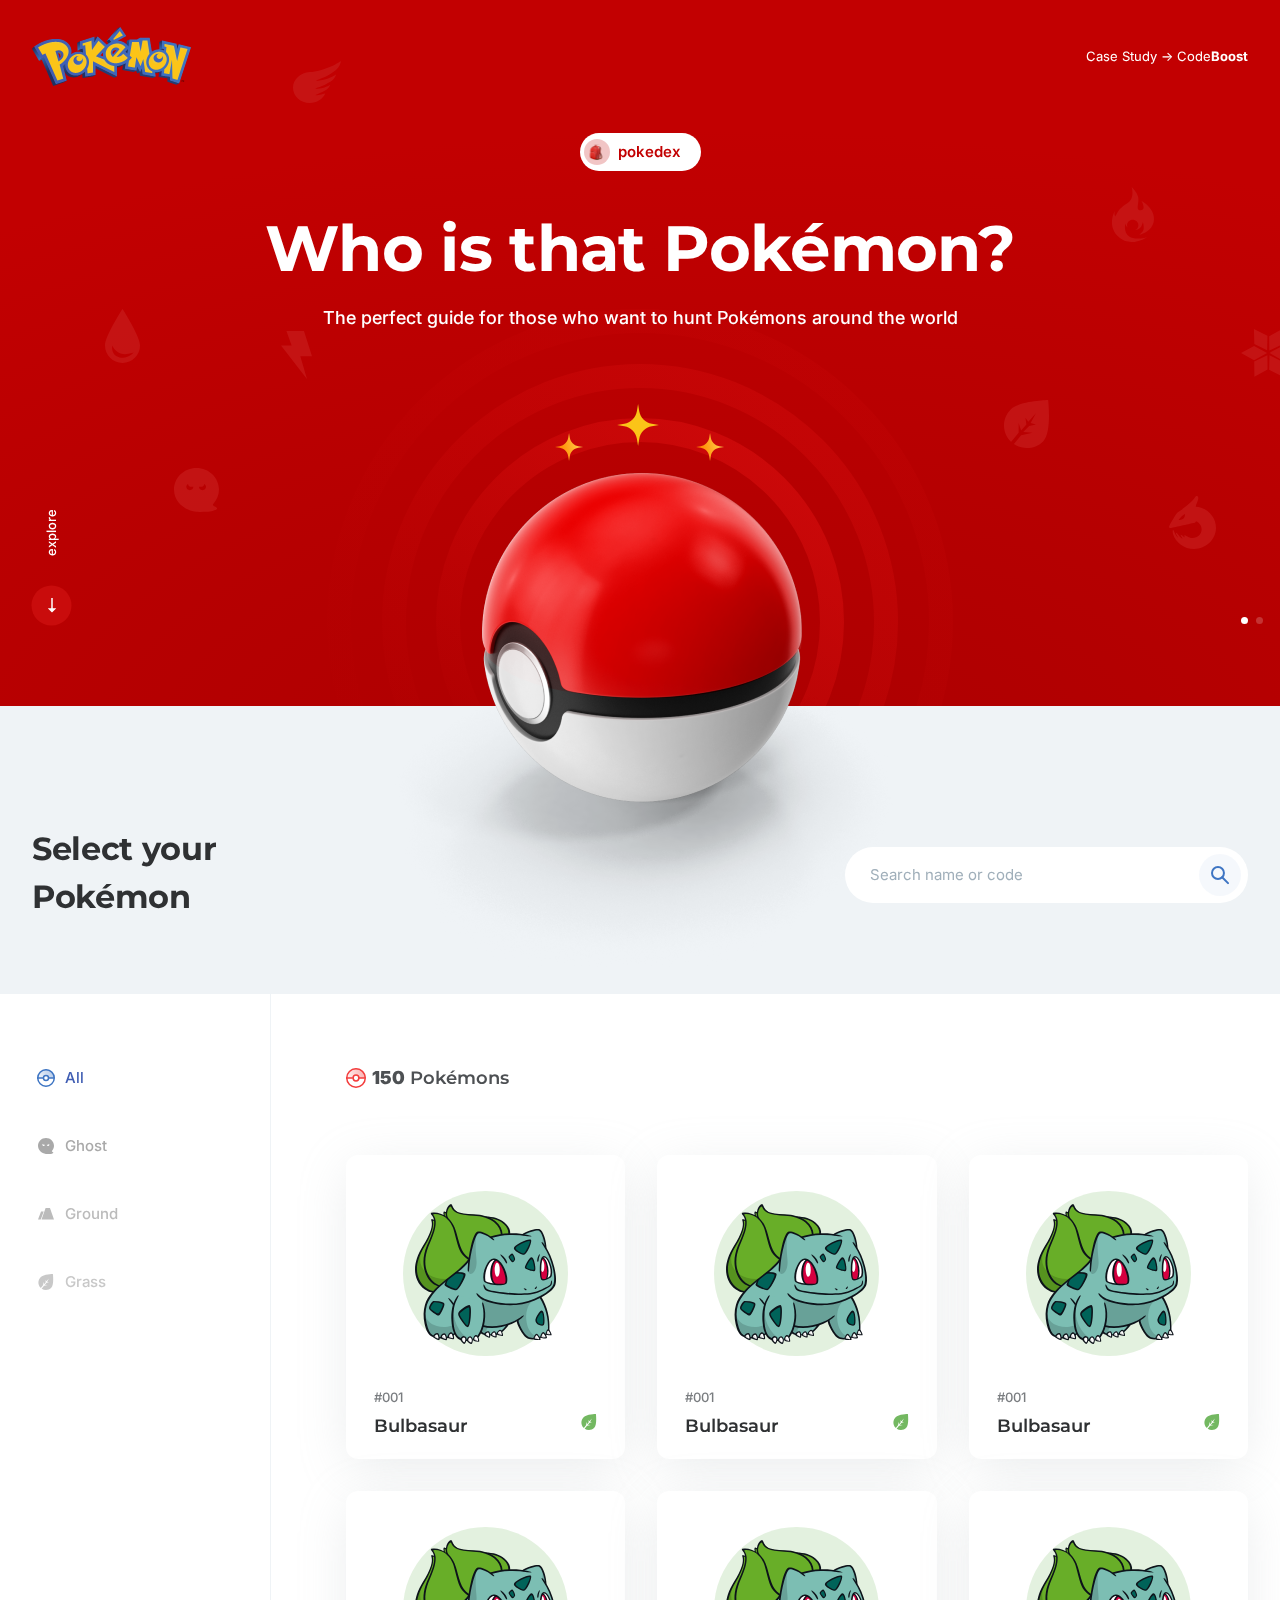
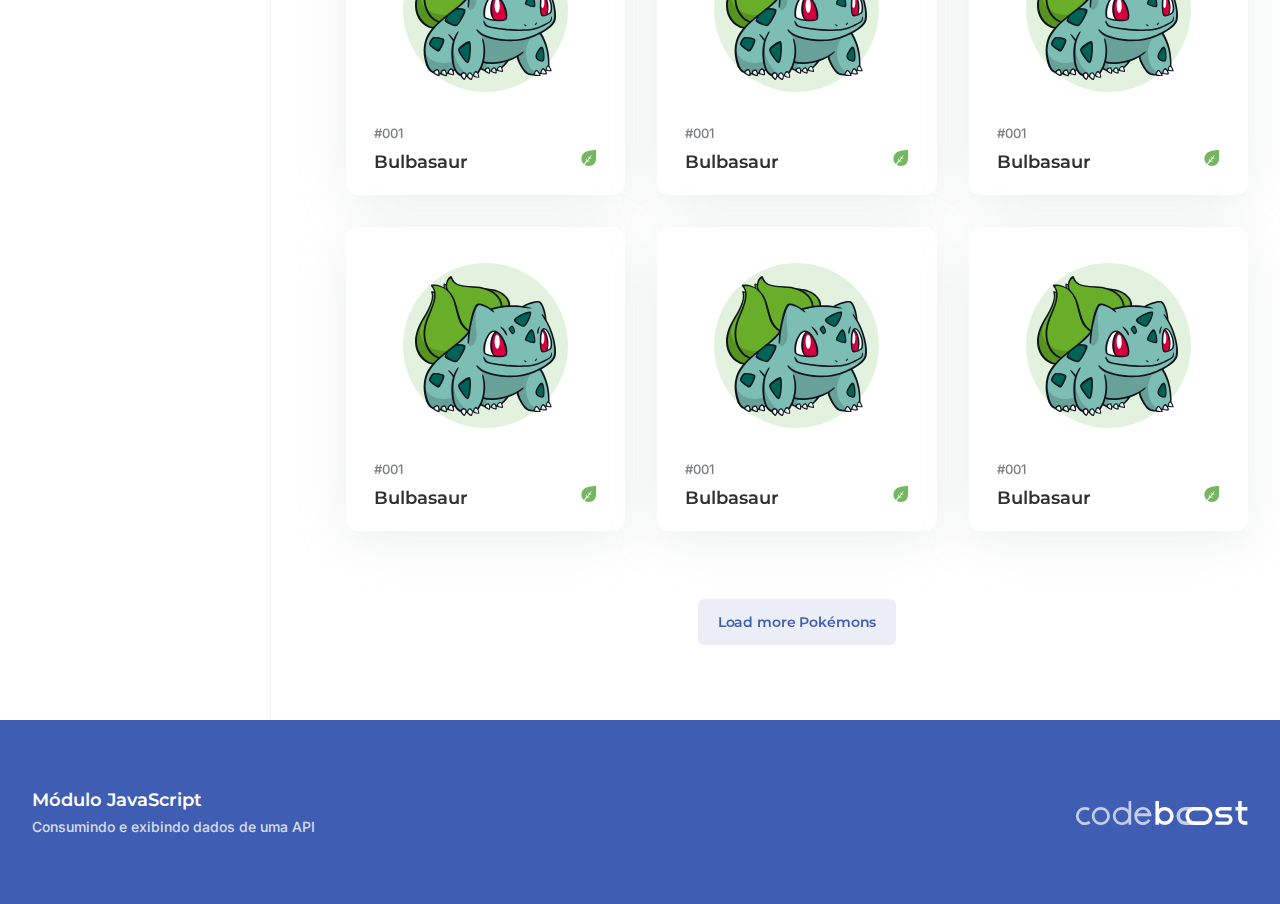
<file: index.html>
<!DOCTYPE html>
<html lang="pt-BR">
  <head>
    <link rel="preconnect" href="https://fonts.googleapis.com">
    <link rel="preconnect" href="https://fonts.gstatic.com" crossorigin>
    <link href="https://fonts.googleapis.com/css2?family=Inter:wght@400;600;700&family=Montserrat:wght@400;700&family=Poppins:wght@400;500;600;700&display=swap" rel="stylesheet">
    <link rel="preconnect" href="https://fonts.googleapis.com" />
    <link rel="preconnect" href="https://fonts.gstatic.com" crossorigin />

    <meta charset="UTF-8" />
    <meta http-equiv="X-UA-Compatible" content="IE=edge" />
    <meta name="viewport" content="width=device-width, initial-scale=1.0" />

    <link rel="stylesheet" href="./css/plugins.css" />
    <link rel="stylesheet" href="./css/main.css" />
    <title>Projeto Pokemon</title>
    <link
      href="https://fonts.googleapis.com/css2?family=Poppins:wght@400;600;700&display=swap"
      rel="stylesheet"
    />
  </head>
<body>

  <header>
    <div class="container">
      <a href="" class="logo">
        <img src="img/logo.svg" alt="Logo do Pokemon" title="Logo do Pokemon">
      </a>
      <p>Case Study  ->  Code<strong>Boost</strong></p>
    </div>
  </header>

 <section class="s-area-slide-hero">
    <div class="slide-hero">
      <div class="swiper-wrapper">
        <div class="swiper-slide">
          <div class="main-area">
            <div class="container">
              <div class="text">
                <div class="tag">
                  <div class="icon">
                    <img src="img/bag-red.svg" alt="">
                  </div>
                  <span>pokedex</span>
                </div>
                <h1>Who is that Pokémon?</h1>
                <p>The perfect guide for those who want to hunt Pokémons around the world</p>
                <div class="image">
                  <img src="img/lighting.svg" class="lights" alt="Luzes" title="Luzes">
                  <img src="img/pokeball-red.png" class="pokeball" alt="Pokeball" title="Pokeball">
                </div>
              </div>
              <div class="area-explore">
                <div class="txt">
                  <div class="icon">
                    <img src="img/arrow-down-white.svg" alt="">
                  </div>
                  <span>explore</span>
                </div>
                <div class="swiper-pagination"></div>
              </div>
            </div>
          </div>
        </div>
        <div class="swiper-slide blue">
          <div class="main-area">
            <div class="container">
              <div class="text">
                <div class="tag blue-tag">
                  <div class="icon">
                    <img src="img/bag-red.svg" alt="">
                  </div>
                  <span>pokedex</span>
                </div>
                <h1>Catch them all!</h1>
                <p>The perfect guide for those who want to hunt Pokémons around the world</p>
                <div class="image">
                  <img src="img/lighting.svg" class="lights" alt="Luzes" title="Luzes">
                  <img src="img/pokeball-blue.png" class="pokeball" alt="Pokeball" title="Pokeball">
                </div>
              </div>
              <div class="area-explore">
                <div class="txt">
                  <div class="icon">
                    <img src="img/arrow-down-white.svg" alt="">
                  </div>
                  <span>explore</span>
                </div>
                <div class="swiper-pagination"></div>
              </div>
            </div>
          </div>
        </div>
      </div>
    </div>
  </section>
 
  <section class="s-all-info-pokemons">
    <div class="container">
      <div class="top">
        <h2>Select your Pokémon</h2>
        <div class="search">
          <input type="text" placeholder="Search name or code">
          <button type="button">
            <img src="img/icon-search.svg" alt="">
          </button>
        </div>
      </div>
      <div class="area-all">
        <div class="left-container">
          <ul>
            <li>
              <button class="type-filter active all">
                <div class="icon">
                  <img src="img/icon-all.svg" alt="">
                </div>
                <span>All</span>
              </button>
            </li>
            <li>
              <button class="type-filter ghost">
                <div class="icon">
                  <img src="img/icon-types/ghost.svg" alt="">
                </div>
                <span>Ghost</span>
              </button>
            </li>
            <li>
              <button class="type-filter ground">
                <div class="icon">
                  <img src="img/icon-types/ground.svg" alt="">
                </div>
                <span>Ground</span>
              </button>
            </li>
            <li>
              <button class="type-filter grass">
                <div class="icon">
                  <img src="img/icon-types/grass.svg" alt="">
                </div>
                <span>Grass</span>
              </button>
            </li>
          </ul>
        </div>
        <div class="right-container">
          <div class="top-container">
            <div>
              <img src="img/icon-pokeball.svg" alt="">
              <span><strong id="js-count-pokemons">150</strong> Pokémons</span>
            </div>
          </div>
          <div class="select-custom">
            <button class="item-selected js-open-select-custom">
              <span>Show:</span>
              <strong>All</strong>
            </button>
            <ul class="dropdown-select">
              <li>
                <button class="type-filter active">
                  <div class="icon">
                    <img src="img/icon-all.svg" alt="">
                  </div>
                  <span>All</span>
                </button>
              </li>
              <li>
                <button class="type-filter ghost">
                  <div class="icon">
                    <img src="img/icon-types/ghost.svg" alt="">
                  </div>
                  <span>Ghost</span>
                </button>
              </li>
              <li>
                <button class="type-filter ground">
                  <div class="icon">
                    <img src="img/icon-types/ground.svg" alt="">
                  </div>
                  <span>Ground</span>
                </button>
              </li>
              <li>
                <button class="type-filter grass">
                  <div class="icon">
                    <img src="img/icon-types/grass.svg" alt="">
                  </div>
                  <span>Grass</span>
                </button>
              </li>
            </ul>
          </div>
          <div class="all">
            <button class="card-pokemon js-open-details-pokemon grass">
              <div class="image">
                <img src="img/bulbasaur.svg" alt="">
              </div>
              <div class="info">
                <div class="text">
                  <span>#001</span>
                  <h3>Bulbasaur</h3>
                </div>
                <div class="icon">
                  <img src="img/icon-types/grass.svg" alt="">
                </div>
              </div>
            </button>
            <button class="card-pokemon js-open-details-pokemon grass">
              <div class="image">
                <img src="img/bulbasaur.svg" alt="">
              </div>
              <div class="info">
                <div class="text">
                  <span>#001</span>
                  <h3>Bulbasaur</h3>
                </div>
                <div class="icon">
                  <img src="img/icon-types/grass.svg" alt="">
                </div>
              </div>
            </button>
            <button class="card-pokemon js-open-details-pokemon grass">
              <div class="image">
                <img src="img/bulbasaur.svg" alt="">
              </div>
              <div class="info">
                <div class="text">
                  <span>#001</span>
                  <h3>Bulbasaur</h3>
                </div>
                <div class="icon">
                  <img src="img/icon-types/grass.svg" alt="">
                </div>
              </div>
            </button>
            <button class="card-pokemon js-open-details-pokemon grass">
              <div class="image">
                <img src="img/bulbasaur.svg" alt="">
              </div>
              <div class="info">
                <div class="text">
                  <span>#001</span>
                  <h3>Bulbasaur</h3>
                </div>
                <div class="icon">
                  <img src="img/icon-types/grass.svg" alt="">
                </div>
              </div>
            </button>
            <button class="card-pokemon js-open-details-pokemon grass">
              <div class="image">
                <img src="img/bulbasaur.svg" alt="">
              </div>
              <div class="info">
                <div class="text">
                  <span>#001</span>
                  <h3>Bulbasaur</h3>
                </div>
                <div class="icon">
                  <img src="img/icon-types/grass.svg" alt="">
                </div>
              </div>
            </button>
            <button class="card-pokemon js-open-details-pokemon grass">
              <div class="image">
                <img src="img/bulbasaur.svg" alt="">
              </div>
              <div class="info">
                <div class="text">
                  <span>#001</span>
                  <h3>Bulbasaur</h3>
                </div>
                <div class="icon">
                  <img src="img/icon-types/grass.svg" alt="">
                </div>
              </div>
            </button>
            <button class="card-pokemon js-open-details-pokemon grass">
              <div class="image">
                <img src="img/bulbasaur.svg" alt="">
              </div>
              <div class="info">
                <div class="text">
                  <span>#001</span>
                  <h3>Bulbasaur</h3>
                </div>
                <div class="icon">
                  <img src="img/icon-types/grass.svg" alt="">
                </div>
              </div>
            </button>
            <button class="card-pokemon js-open-details-pokemon grass">
              <div class="image">
                <img src="img/bulbasaur.svg" alt="">
              </div>
              <div class="info">
                <div class="text">
                  <span>#001</span>
                  <h3>Bulbasaur</h3>
                </div>
                <div class="icon">
                  <img src="img/icon-types/grass.svg" alt="">
                </div>
              </div>
            </button>
            <button class="card-pokemon js-open-details-pokemon grass">
              <div class="image">
                <img src="img/bulbasaur.svg" alt="">
              </div>
              <div class="info">
                <div class="text">
                  <span>#001</span>
                  <h3>Bulbasaur</h3>
                </div>
                <div class="icon">
                  <img src="img/icon-types/grass.svg" alt="">
                </div>
              </div>
            </button>
          </div>
          <button class="btn-load-more">Load more Pokémons</button>
        </div>
      </div>
    </div>
  </section>

  <footer>
    <div class="container">
      <div class="text">
        <h3>Módulo JavaScript</h3>
        <p>Consumindo e exibindo dados de uma API</p>
      </div>
      <a href="https://codeboost.com.br" target="_blank">
        <img src="img/codeboost.svg" alt="">
      </a>
    </div>
  </footer>

  <div class="modal" type-pokemon-modal="grass" id="js-modal-details">
    <div class="overlay"></div>
    <div class="box">
      <button class="close js-close-modal-details-pokemon">
        <img src="img/close.svg" alt="">
      </button>
      <div class="left-container">
        <div class="icon">
          <img src="img/icon-types/grass.svg" id="js-image-type-modal" alt="">
        </div>
        <div class="image">
          <img src="img/bulbasaur.svg" alt="" id="js-image-pokemon-modal">
        </div>
      </div>
      <div class="right-container">
        <div class="name">
          <h2 id="js-name-pokemon-modal">Bulbasaur</h2>
          <span id="js-code-pokemon-modal">#001</span>
        </div>
        <ul class="type" id="js-types-pokemon">
          <li>
            <span class="tag-type fire">Fire</span>
          </li>
          <li>
            <span class="tag-type poison">Poison</span>
          </li>
        </ul>
        <ul class="info">
          <li>
            <span>Height</span>
            <strong id="js-height-pokemon">0.7m</strong>
          </li>
          <li>
            <span>Weight</span>
            <strong id="js-weight-pokemon">6.9kg</strong>
          </li>
          <li>
            <span>Abilities</span>
            <strong id="js-main-abilities">Overgrow</strong>
          </li>
        </ul>
        <div class="weak">
          <h4>Weaknesses</h4>
          <ul id="js-area-weak">
            <li>
              <span class="tag-type water">Water</span>
            </li>
            <li>
              <span class="tag-type electric">Electric</span>
            </li>
          </ul>
        </div>
        <div class="stats">
          <h5>Stats</h5>
          <div class="all">
            <div class="item">
              <span>HP</span>
              <div class="bar-status">
                <div class="bar" id="js-stats-hp"></div>
                <ul class="separator">
                  <li></li>
                  <li></li>
                  <li></li>
                  <li></li>
                </ul>
              </div>
            </div>
            <div class="item">
              <span>Attack</span>
              <div class="bar-status">
                <div class="bar" id="js-stats-attack"></div>
                <ul class="separator">
                  <li></li>
                  <li></li>
                  <li></li>
                  <li></li>
                </ul>
              </div>
            </div>
            <div class="item">
              <span>Defense</span>
              <div class="bar-status">
                <div class="bar" id="js-stats-defense"></div>
                <ul class="separator">
                  <li></li>
                  <li></li>
                  <li></li>
                  <li></li>
                </ul>
              </div>
            </div>
            <div class="item">
              <span>Sp. attack</span>
              <div class="bar-status">
                <div class="bar" id="js-stats-sp-attack"></div>
                <ul class="separator">
                  <li></li>
                  <li></li>
                  <li></li>
                  <li></li>
                </ul>
              </div>
            </div>
            <div class="item">
              <span>Sp. defense</span>
              <div class="bar-status">
                <div class="bar" id="js-stats-sp-defense"></div>
                <ul class="separator">
                  <li></li>
                  <li></li>
                  <li></li>
                  <li></li>
                </ul>
              </div>
            </div>
            <div class="item">
              <span>Speed</span>
              <div class="bar-status">
                <div class="bar" id="js-stats-speed"></div>
                <ul class="separator">
                  <li></li>
                  <li></li>
                  <li></li>
                  <li></li>
                </ul>
              </div>
            </div>
          </div>
        </div>
      </div>
    </div>
  </div>



<script src="js/plugins.js"></script>
<script src="js/all.js"></script>
</body>
</html>
</file>
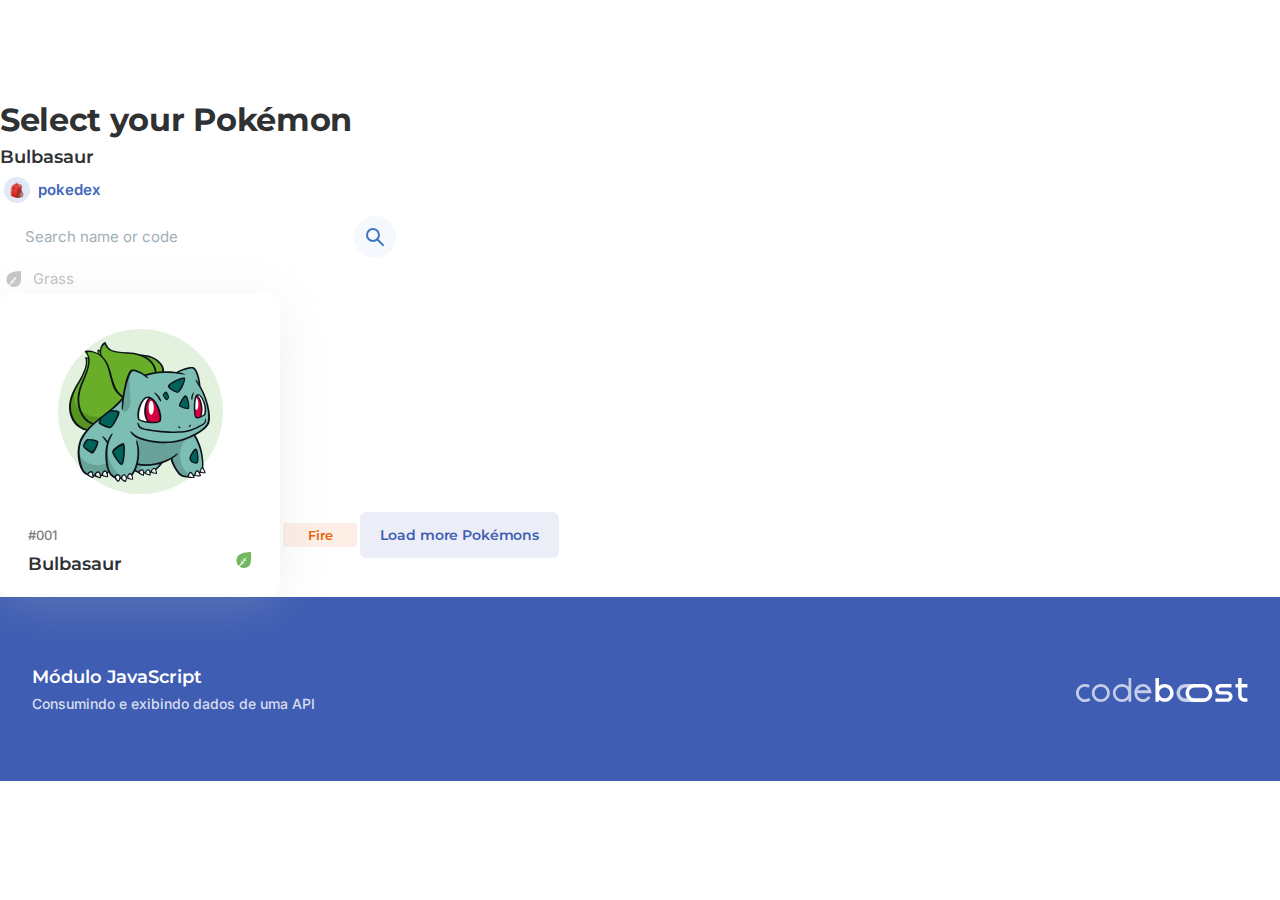
<file: componentes.html>
<!DOCTYPE html>
<html lang="pt-BR">
  <head>
    <link rel="preconnect" href="https://fonts.googleapis.com">
    <link rel="preconnect" href="https://fonts.gstatic.com" crossorigin>
    <link href="https://fonts.googleapis.com/css2?family=Inter:wght@400;600;700&family=Montserrat:wght@400;700&family=Poppins:wght@400;500;600;700&display=swap" rel="stylesheet">
    <link rel="preconnect" href="https://fonts.googleapis.com" />
    <link rel="preconnect" href="https://fonts.gstatic.com" crossorigin />

    <meta charset="UTF-8" />
    <meta http-equiv="X-UA-Compatible" content="IE=edge" />
    <meta name="viewport" content="width=device-width, initial-scale=1.0" />

    <link rel="stylesheet" href="./css/plugins.css" />
    <link rel="stylesheet" href="./css/main.css" />
    <title>Componentes - Projeto Pokemon</title>
    <link
      href="https://fonts.googleapis.com/css2?family=Poppins:wght@400;600;700&display=swap"
      rel="stylesheet"
    />
  </head>
<body>
  
<h1>Who is that Pokémon?</h1>
<h2>Select your Pokémon</h2>
<h3>Bulbasaur</h3>

<div class="tag blue-tag">
  <div class="icon">
    <img src="img/bag-red.svg" alt="">
  </div>
  <span>pokedex</span>
</div>

<div class="search">
  <input type="text" placeholder="Search name or code">
  <button type="button">
    <img src="img/icon-search.svg" alt="">
  </button>
</div>

<button class="type-filter grass">
  <div class="icon">
    <img src="img/icon-types/grass.svg" alt="">
  </div>
  <span>Grass</span>
</button>

<button class="card-pokemon js-open-details-pokemon grass">
  <div class="image">
    <img src="img/bulbasaur.svg" alt="">
  </div>
  <div class="info">
    <div class="text">
      <span>#001</span>
      <h3>Bulbasaur</h3>
    </div>
    <div class="icon">
      <img src="img/icon-types/grass.svg" alt="">
    </div>
  </div>
</button>

<span class="tag-type fire">Fire</span>

<button class="btn-load-more">Load more Pokémons</button>

<footer>
  <div class="container">
    <div class="text">
      <h3>Módulo JavaScript</h3>
      <p>Consumindo e exibindo dados de uma API</p>
    </div>
    <a href="https://codeboost.com.br" target="_blank">
      <img src="img/codeboost.svg" alt="">
    </a>
  </div>
</footer>

<div class="modal" type-pokemon-modal="grass" id="js-modal-details">
  <div class="overlay"></div>
  <div class="box">
    <button class="close js-close-modal-details-pokemon">
      <img src="img/close.svg" alt="">
    </button>
    <div class="left-container">
      <div class="icon">
        <img src="img/icon-types/grass.svg" id="js-image-type-modal" alt="">
      </div>
      <div class="image">
        <img src="img/bulbasaur.svg" alt="" id="js-image-pokemon-modal">
      </div>
    </div>
    <div class="right-container">
      <div class="name">
        <h2 id="js-name-pokemon-modal">Bulbasaur</h2>
        <span id="js-code-pokemon-modal">#001</span>
      </div>
      <ul class="type" id="js-types-pokemon">
        <li>
          <span class="tag-type fire">Fire</span>
        </li>
        <li>
          <span class="tag-type poison">Poison</span>
        </li>
      </ul>
      <ul class="info">
        <li>
          <span>Height</span>
          <strong id="js-height-pokemon">0.7m</strong>
        </li>
        <li>
          <span>Weight</span>
          <strong id="js-weight-pokemon">6.9kg</strong>
        </li>
        <li>
          <span>Abilities</span>
          <strong id="js-main-abilities">Overgrow</strong>
        </li>
      </ul>
      <div class="weak">
        <h4>Weaknesses</h4>
        <ul id="js-area-weak">
          <li>
            <span class="tag-type water">Water</span>
          </li>
          <li>
            <span class="tag-type electric">Electric</span>
          </li>
        </ul>
      </div>
      <div class="stats">
        <h5>Stats</h5>
        <div class="all">
          <div class="item">
            <span>HP</span>
            <div class="bar-status">
              <div class="bar" id="js-stats-hp"></div>
              <ul class="separator">
                <li></li>
                <li></li>
                <li></li>
                <li></li>
              </ul>
            </div>
          </div>
          <div class="item">
            <span>Attack</span>
            <div class="bar-status">
              <div class="bar" id="js-stats-attack"></div>
              <ul class="separator">
                <li></li>
                <li></li>
                <li></li>
                <li></li>
              </ul>
            </div>
          </div>
          <div class="item">
            <span>Defense</span>
            <div class="bar-status">
              <div class="bar" id="js-stats-defense"></div>
              <ul class="separator">
                <li></li>
                <li></li>
                <li></li>
                <li></li>
              </ul>
            </div>
          </div>
          <div class="item">
            <span>Sp. attack</span>
            <div class="bar-status">
              <div class="bar" id="js-stats-sp-attack"></div>
              <ul class="separator">
                <li></li>
                <li></li>
                <li></li>
                <li></li>
              </ul>
            </div>
          </div>
          <div class="item">
            <span>Sp. defense</span>
            <div class="bar-status">
              <div class="bar" id="js-stats-sp-defense"></div>
              <ul class="separator">
                <li></li>
                <li></li>
                <li></li>
                <li></li>
              </ul>
            </div>
          </div>
          <div class="item">
            <span>Speed</span>
            <div class="bar-status">
              <div class="bar" id="js-stats-speed"></div>
              <ul class="separator">
                <li></li>
                <li></li>
                <li></li>
                <li></li>
              </ul>
            </div>
          </div>
        </div>
      </div>
    </div>
  </div>
</div>




<script src="js/plugins.js"></script>
<script src="js/all.js"></script>
</body>
</html>
</file>
<file: css/main.css>
:root{--type-bug: #9BBA48;--type-dark: #595761;--type-dragon: #2C6AC1;--type-electric: #D5BC34;--type-fairy: #E296E1;--type-fighting: #C44D61;--type-ground: #CE8056;--type-ice: #71BAAC;--type-normal: #919191;--type-poison: #AC6ACA;--type-psychic: #EB8B85;--type-rock: #84BEB3;--type-ghost: #616EB7;--type-grass: #73B861;--type-steel: #6594A1;--type-water: #4F77BE;--type-fire: #E96303;--type-flying: #758CBD;--blue-primary: #3F5DB3}*{margin:0;padding:0;-webkit-box-sizing:border-box;box-sizing:border-box;list-style:none;font-family:"Inter",sans-serif}html{font-size:62.5%}button{cursor:pointer;border:0;background-color:rgba(0,0,0,0)}button[disabled]{cursor:not-allowed}img{display:block;max-width:100%}a{text-decoration:none;display:block}ul{list-style:none}.container{width:100%;max-width:124.6rem;margin:0 auto;padding:0px 1.5rem}h1,h2,h3{font-family:"Montserrat",sans-serif;line-height:150%}h1,h2{letter-spacing:-0.01em;font-weight:700}h2,h3{color:#2f3133}h1{font-size:6.4rem;color:#fff}h2{font-size:3.2rem}h3{font-weight:600;font-size:1.8rem}.tag{display:-webkit-box;display:-ms-flexbox;display:flex;-webkit-box-align:center;-ms-flex-align:center;align-items:center;background-color:#fff;border-radius:244px;max-width:12.1rem;padding:.6rem .4rem}.tag.blue-tag .icon{background-color:rgba(63,104,186,.15)}.tag.blue-tag span{color:#3f67ba}.tag .icon{width:2.6rem;height:2.6rem;background-color:rgba(194,0,0,.227);border-radius:50%;display:-webkit-box;display:-ms-flexbox;display:flex;-webkit-box-align:center;-ms-flex-align:center;align-items:center;-webkit-box-pack:center;-ms-flex-pack:center;justify-content:center;margin-right:.8rem}.tag span{font-weight:600;font-size:1.5rem;line-height:150%;color:#c20001}.search{background-color:#fff;border-radius:12.2rem;height:5.6rem;width:100%;max-width:40.3rem;display:-webkit-box;display:-ms-flexbox;display:flex;-webkit-box-align:center;-ms-flex-align:center;align-items:center;-webkit-box-pack:justify;-ms-flex-pack:justify;justify-content:space-between;padding-left:25px;padding-right:.7rem}.search input[type=text]{border:0;outline:0;width:80%;font-weight:400;font-size:1.5rem;line-height:150%;color:#a0afba}.search input[type=text]::-webkit-input-placeholder{color:#a0afba}.search input[type=text]::-moz-placeholder{color:#a0afba}.search input[type=text]:-ms-input-placeholder{color:#a0afba}.search input[type=text]::-ms-input-placeholder{color:#a0afba}.search input[type=text]::placeholder{color:#a0afba}.search button{width:42px;height:42px;background-color:rgba(158,185,225,.1);border-radius:50%;border:1px solid rgba(0,0,0,0);-webkit-transition:border-color .3s;transition:border-color .3s;display:-webkit-box;display:-ms-flexbox;display:flex;-webkit-box-align:center;-ms-flex-align:center;align-items:center;-webkit-box-pack:center;-ms-flex-pack:center;justify-content:center}.search button:hover{border-color:#3e75c3}.type-filter{display:-webkit-box;display:-ms-flexbox;display:flex;-webkit-box-align:center;-ms-flex-align:center;align-items:center;-webkit-filter:grayscale(100%);filter:grayscale(100%);opacity:.6;-webkit-transition:all .3s;transition:all .3s}.type-filter:hover,.type-filter.active{-webkit-filter:grayscale(0%);filter:grayscale(0%);opacity:1}.type-filter .icon{width:2.8rem;height:2.8rem;display:-webkit-box;display:-ms-flexbox;display:flex;-webkit-box-align:center;-ms-flex-align:center;align-items:center;-webkit-box-pack:center;-ms-flex-pack:center;justify-content:center;margin-right:.5rem}.type-filter.all span{color:var(--blue-primary)}.type-filter span{font-weight:500;font-size:1.5rem;line-height:150%}.type-filter.ghost span{color:var(--type-ghost)}.type-filter.bug span{color:var(--type-bug)}.type-filter.dark span{color:var(--type-dark)}.type-filter.dragon span{color:var(--type-dragon)}.type-filter.electric span{color:#eed967}.type-filter.fairy span{color:var(--type-fairy)}.type-filter.fighting span{color:var(--type-fighting)}.type-filter.ground span{color:var(--type-ground)}.type-filter.ice span{color:#8bcec1}.type-filter.normal span{color:#a0a29f}.type-filter.poison span{color:var(--type-poison)}.type-filter.psychic span{color:var(--type-psychic)}.type-filter.rock span{color:var(--type-rock)}.type-filter.grass span{color:var(--type-grass)}.type-filter.steel span{color:var(--type-steel)}.type-filter.water span{color:#88a3d4}.type-filter.fire span{color:#f66d6d}.type-filter.flying span{color:#a6bbe8}.card-pokemon{position:relative;width:100%;max-width:28rem;height:30.4rem;background-color:#fff;-webkit-box-shadow:0px 1rem 5.1rem -0.5rem rgba(183,189,193,.3);box-shadow:0px 1rem 5.1rem -0.5rem rgba(183,189,193,.3);border-radius:1.2rem;z-index:1;-webkit-transition:all .3s;transition:all .3s}.card-pokemon:hover{-webkit-transform:scale(1.02);transform:scale(1.02);-webkit-box-shadow:0px 12px 40px -5px rgba(90,96,100,.3);box-shadow:0px 12px 40px -5px rgba(90,96,100,.3)}.card-pokemon.grass .image:after{background-color:rgba(114,184,97,.2)}.card-pokemon.bug .image:after{background-color:rgba(156,186,72,.2)}.card-pokemon.dark .image:after{background-color:rgba(89,87,97,.2)}.card-pokemon.dragon .image:after{background-color:rgba(89,87,97,.2)}.card-pokemon.electric .image:after{background-color:rgba(238,218,103,.2)}.card-pokemon.fairy .image:after{background-color:rgba(226,150,225,.2)}.card-pokemon.fighting .image:after{background-color:rgba(196,77,97,.2)}.card-pokemon.ground .image:after{background-color:rgba(206,128,86,.2)}.card-pokemon.ice .image:after{background-color:rgba(139,206,193,.2)}.card-pokemon.normal .image:after{background-color:rgba(160,162,159,.2)}.card-pokemon.poison .image:after{background-color:rgba(172,106,202,.2)}.card-pokemon.rock .image:after{background-color:rgba(139,206,193,.2)}.card-pokemon.ghost .image:after{background-color:rgba(97,110,183,.2)}.card-pokemon.steel .image:after{background-color:rgba(101,148,161,.2)}.card-pokemon.water .image:after{background-color:rgba(136,163,212,.2)}.card-pokemon.fire .image:after{background-color:rgba(246,109,109,.2)}.card-pokemon.flying .image:after{background-color:rgba(166,187,232,.2)}.card-pokemon .image{position:relative;width:20rem;height:20rem;display:-webkit-box;display:-ms-flexbox;display:flex;-webkit-box-align:center;-ms-flex-align:center;align-items:center;-webkit-box-pack:center;-ms-flex-pack:center;justify-content:center;margin:0 auto;margin-bottom:1.4rem}.card-pokemon .image:after{content:"";width:16.5rem;height:16.5rem;position:absolute;z-index:-1;border-radius:50%}.card-pokemon .info{width:100%;display:-webkit-box;display:-ms-flexbox;display:flex;-webkit-box-align:end;-ms-flex-align:end;align-items:flex-end;-webkit-box-pack:justify;-ms-flex-pack:justify;justify-content:space-between;padding:0px 2.8rem}.card-pokemon .info .text span{text-align:left;display:block;font-weight:500;font-size:1.3rem;line-height:150%;color:#7a7d80;margin-bottom:.6rem}.card-pokemon .info .icon{margin-bottom:1rem}@media(max-width: 1200px){.card-pokemon{max-width:100%}}.tag-type{display:inline-block;padding:0 2.5rem;line-height:2.4rem;border-radius:.2rem;font-weight:600;font-size:1.3rem;letter-spacing:-0.01em;color:var(--type-bug);font-family:"Montserrat",sans-serif}.tag-type.bug{color:var(--type-bug);background-color:rgba(156,186,72,.1)}.tag-type.dark{color:var(--type-dark);background-color:rgba(89,87,97,.1)}.tag-type.dragon{color:var(--type-dragon);background-color:rgba(44,106,193,.1)}.tag-type.electric{color:var(--type-electric);background-color:rgba(213,189,52,.1)}.tag-type.fairy{color:var(--type-fairy);background-color:rgba(226,150,225,.1)}.tag-type.fighting{color:var(--type-fighting);background-color:rgba(196,77,97,.1)}.tag-type.ground{color:var(--type-ground);background-color:rgba(206,128,86,.1)}.tag-type.ice{color:var(--type-ice);background-color:rgba(113,186,171,.1)}.tag-type.normal{color:var(--type-normal);background-color:rgba(145,145,145,.1)}.tag-type.poison{color:var(--type-poison);background-color:rgba(172,106,202,.1)}.tag-type.psychic{color:var(--type-psychic);background-color:rgba(235,140,133,.1)}.tag-type.rock{color:var(--type-rock);background-color:rgba(132,190,179,.1)}.tag-type.ghost{color:var(--type-ghost);background-color:rgba(97,110,183,.1)}.tag-type.grass{color:var(--type-grass);background-color:rgba(114,184,97,.1)}.tag-type.steel{color:var(--type-steel);background-color:rgba(101,148,161,.1)}.tag-type.water{color:var(--type-water);background-color:rgba(79,120,190,.1)}.tag-type.fire{color:var(--type-fire);background-color:rgba(233,99,3,.1)}.tag-type.flying{color:var(--type-flying);background-color:rgba(117,140,189,.1)}.btn-load-more{background-color:rgba(63,93,179,.1);border-radius:6px;padding:1.4rem 2rem;font-family:"Montserrat",sans-serif;font-weight:600;font-size:1.4rem;letter-spacing:-0.01em;color:var(--blue-primary);-webkit-transition:all .3s;transition:all .3s}.btn-load-more:hover{background-color:var(--blue-primary);color:#fff}.modal{position:fixed;top:0;left:0;width:100%;height:100%;display:-webkit-box;display:-ms-flexbox;display:flex;-webkit-box-align:center;-ms-flex-align:center;align-items:center;-webkit-box-pack:center;-ms-flex-pack:center;justify-content:center;z-index:2022;opacity:0;pointer-events:none;-webkit-transition:all .3s;transition:all .3s}.modal[type-pokemon-modal=grass] .box .left-container{background-image:url("../img/bg-types/grass.svg")}.modal[type-pokemon-modal=poison] .box .left-container{background-image:url("../img/bg-types/poison.svg")}.modal[type-pokemon-modal=bug] .box .left-container{background-image:url("../img/bg-types/bug.svg")}.modal[type-pokemon-modal=dragon] .box .left-container{background-image:url("../img/bg-types/dragon.svg")}.modal[type-pokemon-modal=electric] .box .left-container{background-image:url("../img/bg-types/electric.svg")}.modal[type-pokemon-modal=fairy] .box .left-container{background-image:url("../img/bg-types/fairy.svg")}.modal[type-pokemon-modal=fighting] .box .left-container{background-image:url("../img/bg-types/fighting.svg")}.modal[type-pokemon-modal=fire] .box .left-container{background-image:url("../img/bg-types/fire.svg")}.modal[type-pokemon-modal=flying] .box .left-container{background-image:url("../img/bg-types/flying.svg")}.modal[type-pokemon-modal=ghost] .box .left-container{background-image:url("../img/bg-types/ghost.svg")}.modal[type-pokemon-modal=ground] .box .left-container{background-image:url("../img/bg-types/ground.svg")}.modal[type-pokemon-modal=ice] .box .left-container{background-image:url("../img/bg-types/ice.svg")}.modal[type-pokemon-modal=normal] .box .left-container{background-image:url("../img/bg-types/normal.svg")}.modal[type-pokemon-modal=psychic] .box .left-container{background-image:url("../img/bg-types/psychic.svg")}.modal[type-pokemon-modal=rock] .box .left-container{background-image:url("../img/bg-types/rock.svg")}.modal[type-pokemon-modal=steel] .box .left-container{background-image:url("../img/bg-types/steel.svg")}.modal[type-pokemon-modal=water] .box .left-container{background-image:url("../img/bg-types/water.svg")}.modal .overlay{position:fixed;top:0;left:0;width:100%;height:100%;z-index:0;background-color:rgba(0,0,0,.5)}.modal .box{position:relative;width:100%;max-width:71rem;height:50.8rem;background-color:#fff;z-index:1;-webkit-box-shadow:0px 10px 40px rgba(13,12,71,.05);box-shadow:0px 10px 40px rgba(13,12,71,.05);border-radius:1.6rem;display:-webkit-box;display:-ms-flexbox;display:flex;-webkit-transform:translateY(4rem);transform:translateY(4rem);-webkit-transition:-webkit-transform .3s ease-in;transition:-webkit-transform .3s ease-in;transition:transform .3s ease-in;transition:transform .3s ease-in, -webkit-transform .3s ease-in}.modal .box .close{position:absolute;top:-4.4rem;right:0;width:3.6rem;height:3.6rem;background:#fff;border-radius:.8rem;display:-webkit-box;display:-ms-flexbox;display:flex;-webkit-box-align:center;-ms-flex-align:center;align-items:center;-webkit-box-pack:center;-ms-flex-pack:center;justify-content:center}.modal .box .left-container{position:relative;width:100%;height:100%;max-width:19.1rem;background-repeat:no-repeat;background-position:center center}.modal .box .left-container .icon{position:absolute;top:2rem;right:2rem;width:3.4rem;height:3.4rem;background-color:#fff;border-radius:50%;display:-webkit-box;display:-ms-flexbox;display:flex;-webkit-box-align:center;-ms-flex-align:center;align-items:center;-webkit-box-pack:center;-ms-flex-pack:center;justify-content:center}.modal .box .left-container .image{position:absolute;left:1.4rem;bottom:13.1rem;width:20.2rem}.modal .box .left-container .image img{width:100%}.modal .box .right-container{padding:3.5rem 7.2rem 2.9rem 7.4rem;width:100%}.modal .box .right-container .name{display:-webkit-box;display:-ms-flexbox;display:flex;-webkit-box-align:end;-ms-flex-align:end;align-items:flex-end;margin-bottom:1rem}.modal .box .right-container .name h2{font-family:"Montserrat",sans-serif;font-weight:700;font-size:2.8rem;line-height:3.4rem;letter-spacing:-0.01em;color:#2f3133}.modal .box .right-container .name span{position:relative;top:-0.3rem;margin-left:.8rem;font-family:"Montserrat",sans-serif;font-size:1.6rem;line-height:2rem;letter-spacing:-0.01em;color:#7a7d80}.modal .box .right-container .type{display:-webkit-box;display:-ms-flexbox;display:flex;-webkit-box-align:center;-ms-flex-align:center;align-items:center;width:100%;-ms-flex-wrap:wrap;flex-wrap:wrap;margin-bottom:3.2rem}.modal .box .right-container .type li:not(:first-child){margin-left:1rem}.modal .box .right-container .info{display:-webkit-box;display:-ms-flexbox;display:flex;-webkit-box-align:start;-ms-flex-align:start;align-items:flex-start;margin-bottom:3.2rem}.modal .box .right-container .info li :not(:first-child){margin-right:4.8rem}.modal .box .right-container .info li span{display:block;font-weight:400;font-size:1.3rem;line-height:1.6rem;letter-spacing:-0.01em;color:#7a7d80;margin-bottom:.4rem}.modal .box .right-container .info li strong{font-weight:600;font-size:1.4rem;line-height:1.7rem;letter-spacing:-0.01em;color:#2f3133}.modal .box .right-container .weak{margin-bottom:3.2rem}.modal .box .right-container .weak h4{font-weight:600;font-size:1.3rem;line-height:1.6rem;letter-spacing:-0.01em;color:#4d5053;margin-bottom:1.6rem}.modal .box .right-container .weak ul{display:-webkit-box;display:-ms-flexbox;display:flex;-webkit-box-align:center;-ms-flex-align:center;align-items:center;width:100%;-ms-flex-wrap:wrap;flex-wrap:wrap}.modal .box .right-container .weak ul li:not(:first-child){margin-left:1rem}.modal .box .right-container .stats h5{font-weight:600;font-size:1.3rem;line-height:1.6rem;letter-spacing:-0.01em;color:#4d5053;margin-bottom:1.6rem}.modal .box .right-container .stats .all .item{display:-webkit-box;display:-ms-flexbox;display:flex;-webkit-box-align:center;-ms-flex-align:center;align-items:center;-webkit-box-pack:justify;-ms-flex-pack:justify;justify-content:space-between}.modal .box .right-container .stats .all .item:not(:last-child){margin-bottom:1.3rem}.modal .box .right-container .stats .all .item span{display:block;font-weight:400;font-size:1.2rem;line-height:1.5rem;color:#7a7d80;width:6.8rem}.modal .box .right-container .stats .all .item .bar-status{position:relative;width:100%;max-width:28.3rem;height:.3rem;background-color:#eff3f6}.modal .box .right-container .stats .all .item .bar-status .bar{width:56%;height:100%;position:absolute;top:0;left:0;z-index:0;background-color:#c20001}.modal .box .right-container .stats .all .item .bar-status .separator{position:absolute;top:0;left:0;display:-webkit-box;display:-ms-flexbox;display:flex;-webkit-box-align:center;-ms-flex-align:center;align-items:center;-webkit-box-pack:center;-ms-flex-pack:center;justify-content:center;width:100%}.modal .box .right-container .stats .all .item .bar-status .separator li{width:4px;height:3px;background-color:#fff}.modal .box .right-container .stats .all .item .bar-status .separator li:not(:first-child){margin-left:5.4rem}@media(max-width: 560px){.modal{-webkit-box-align:end;-ms-flex-align:end;align-items:flex-end}.modal .box{-webkit-box-orient:vertical;-webkit-box-direction:normal;-ms-flex-direction:column;flex-direction:column;width:100%;height:90%}.modal .box .close{top:-5rem;border-radius:8px 8px 0 0;width:5rem;height:5rem}.modal .box .close img{width:2.5rem}.modal .box .left-container{max-width:100%;height:12.5rem;background-size:cover}.modal .box .left-container .image{left:50%;bottom:-2.5rem;width:12rem;margin-left:-6rem}.modal .box .left-container .image img{width:100%;height:100%;-o-object-fit:cover;object-fit:cover}.modal .box .right-container{padding:4rem 2.4rem}.modal .box .right-container .name{-webkit-box-pack:center;-ms-flex-pack:center;justify-content:center}.modal .box .right-container .type{-webkit-box-pack:center;-ms-flex-pack:center;justify-content:center}.modal .box .right-container .info{-webkit-box-pack:center;-ms-flex-pack:center;justify-content:center}.modal .box .right-container .weak h4{text-align:center}.modal .box .right-container .weak ul{display:grid;grid-template-columns:1fr 1fr 1fr;grid-gap:1rem}.modal .box .right-container .weak ul li:not(:first-child){margin:0}.modal .box .right-container .weak ul li .tag-type{width:100%;text-align:center}.modal .box .right-container .stats .all .item .bar-status{max-width:75%}.modal .box .right-container .stats .all .item .bar-status .separator li:not(:first-child){margin-left:19%}}.open-modal .modal{opacity:1;pointer-events:all}.open-modal .modal .box{-webkit-transform:translateY(0);transform:translateY(0)}header{position:absolute;top:0;left:0;width:100%;height:11.2rem;display:-webkit-box;display:-ms-flexbox;display:flex;z-index:2022}header .container{display:-webkit-box;display:-ms-flexbox;display:flex;-webkit-box-align:center;-ms-flex-align:center;align-items:center;-webkit-box-pack:justify;-ms-flex-pack:justify;justify-content:space-between}header p{font-weight:400;font-size:1.3rem;line-height:1.6rem;color:#fff}@media(max-width: 560px){header{height:8.2rem}header img{max-width:12.9rem}}footer{width:100%;background-color:var(--blue-primary);padding-top:6.7rem;padding-bottom:6.5rem}footer .container{display:-webkit-box;display:-ms-flexbox;display:flex;-webkit-box-align:center;-ms-flex-align:center;align-items:center;-webkit-box-pack:justify;-ms-flex-pack:justify;justify-content:space-between}footer .text h3{color:#fff}footer .text p{font-weight:500;font-size:1.4rem;line-height:180%;color:rgba(255,255,255,.8)}@media(max-width: 560px){footer{padding:4rem 0}footer .container{-webkit-box-orient:vertical;-webkit-box-direction:normal;-ms-flex-direction:column;flex-direction:column}footer .text{margin-bottom:4.8rem}footer .text h3{text-align:center}footer .text p{text-align:center}}.s-area-slide-hero{position:relative;width:100%;height:99.4rem}.s-area-slide-hero .slide-hero{width:100%;height:100%;overflow:hidden}.s-area-slide-hero .slide-hero .swiper-slide.blue .main-area{background:url("../img/bg-blue.svg") no-repeat center center;background-size:cover}.s-area-slide-hero .slide-hero .swiper-slide.blue .main-area .text .image .pokeball{position:relative;top:-6.5rem;left:1.3rem}.s-area-slide-hero .slide-hero .swiper-slide.blue .main-area .area-explore .txt .icon{background-color:hwb(220 69% 11%/0.3)}.s-area-slide-hero .slide-hero .swiper-slide:after{content:"";width:100%;height:28.8rem;position:absolute;bottom:0;left:0;background-color:#eff3f6;z-index:0;pointer-events:none}.s-area-slide-hero .slide-hero .swiper-slide .main-area{position:relative;background:url("../img/bg-red.svg") no-repeat center center;width:100%;height:70.6rem;background-size:cover;padding-top:13.3rem}.s-area-slide-hero .slide-hero .swiper-slide .main-area .container{position:relative;height:100%}.s-area-slide-hero .slide-hero .swiper-slide .main-area .text .tag{margin:0 auto}.s-area-slide-hero .slide-hero .swiper-slide .main-area .text h1{text-align:center;margin-top:2.9rem;margin-bottom:.8rem}.s-area-slide-hero .slide-hero .swiper-slide .main-area .text p{text-align:center;font-weight:500;font-size:1.8rem;line-height:150%;color:#fff}.s-area-slide-hero .slide-hero .swiper-slide .main-area .text .image{position:relative;z-index:1;margin-top:20rem;width:100%;max-width:79.8rem;margin:0 auto;margin-top:12.2rem}.s-area-slide-hero .slide-hero .swiper-slide .main-area .text .image .lights{position:absolute;top:-4.9rem;left:50%;margin-left:-8.5rem}.s-area-slide-hero .slide-hero .swiper-slide .main-area .area-explore{position:absolute;bottom:8rem;left:0;width:100%;z-index:10;display:-webkit-box;display:-ms-flexbox;display:flex;-webkit-box-align:end;-ms-flex-align:end;align-items:flex-end;-webkit-box-pack:justify;-ms-flex-pack:justify;justify-content:space-between}.s-area-slide-hero .slide-hero .swiper-slide .main-area .area-explore .txt{position:relative;top:-3.9rem;left:-2.4rem;display:-webkit-box;display:-ms-flexbox;display:flex;-webkit-box-align:center;-ms-flex-align:center;align-items:center;-webkit-transform:rotate(-90deg);transform:rotate(-90deg)}.s-area-slide-hero .slide-hero .swiper-slide .main-area .area-explore .txt .icon{width:40px;height:40px;background-color:#c90c0c;border-radius:50%;display:-webkit-box;display:-ms-flexbox;display:flex;-webkit-box-align:center;-ms-flex-align:center;align-items:center;-webkit-box-pack:center;-ms-flex-pack:center;justify-content:center;-webkit-transform:rotate(90deg);transform:rotate(90deg)}.s-area-slide-hero .slide-hero .swiper-slide .main-area .area-explore .txt span{font-weight:500;font-size:1.3rem;line-height:150%;color:#fff;margin-left:3rem}.s-area-slide-hero .slide-hero .swiper-slide .main-area .area-explore .swiper-pagination{position:relative}.s-area-slide-hero .slide-hero .swiper-slide .main-area .area-explore .swiper-pagination .swiper-pagination-bullet{width:.7rem;height:.7rem;background-color:#fff}.s-area-slide-hero .slide-hero .swiper-slide .main-area .area-explore .swiper-pagination .swiper-pagination-bullet:not(:first-child){margin-left:.8rem}@media(max-width: 768px){.s-area-slide-hero{height:95.4rem}.s-area-slide-hero .slide-hero .swiper-slide.blue .main-area .text .image .pokeball{position:relative;top:-4.5rem;left:1.3rem}.s-area-slide-hero .slide-hero .swiper-slide.blue .main-area .text h1{max-width:38.5rem;margin:0 auto;margin-top:2.9rem;margin-bottom:.8rem}.s-area-slide-hero .slide-hero .swiper-slide:after{height:2.5rem}.s-area-slide-hero .slide-hero .swiper-slide .main-area .area-explore{display:none}.s-area-slide-hero .slide-hero .swiper-slide .main-area .text .image{margin-top:8.2rem}}@media(max-width: 560px){.s-area-slide-hero{overflow:hidden;height:104.5rem}.s-area-slide-hero .slide-hero .swiper-slide.blue .main-area .text h1{max-width:25.4rem}.s-area-slide-hero .slide-hero .swiper-slide .main-area{padding-top:12rem}.s-area-slide-hero .slide-hero .swiper-slide .main-area h1{font-size:4.8rem;line-height:5.9rem}.s-area-slide-hero .slide-hero .swiper-slide .main-area .image{display:-webkit-box;display:-ms-flexbox;display:flex;-webkit-box-align:center;-ms-flex-align:center;align-items:center;-webkit-box-pack:center;-ms-flex-pack:center;justify-content:center}.s-area-slide-hero .slide-hero .swiper-slide .main-area .image img{max-width:72rem}.s-area-slide-hero .slide-hero .swiper-slide:after{height:34rem}}.s-all-info-pokemons{position:relative;padding-top:11.9rem;margin-top:-28.8rem;z-index:2}.s-all-info-pokemons .top{display:-webkit-box;display:-ms-flexbox;display:flex;-webkit-box-align:start;-ms-flex-align:start;align-items:flex-start;-webkit-box-pack:justify;-ms-flex-pack:justify;justify-content:space-between;height:16.8rem}.s-all-info-pokemons .top h2{max-width:26.5rem}.s-all-info-pokemons .top .search{margin-top:2.2rem}.s-all-info-pokemons .area-all{display:-webkit-box;display:-ms-flexbox;display:flex}.s-all-info-pokemons .area-all .left-container{width:100%;max-width:23.9rem;border-right:1px solid #eff3f6;padding-top:7.1rem}.s-all-info-pokemons .area-all .left-container ul li:not(:last-child){margin-bottom:4rem}.s-all-info-pokemons .area-all .right-container{width:100%;padding-top:7.1rem;padding-left:7.5rem;padding-bottom:7.5rem}.s-all-info-pokemons .area-all .right-container .top-container{margin-bottom:6.3rem}.s-all-info-pokemons .area-all .right-container .top-container>div{display:-webkit-box;display:-ms-flexbox;display:flex;-webkit-box-align:center;-ms-flex-align:center;align-items:center}.s-all-info-pokemons .area-all .right-container .top-container>div span{font-family:"Montserrat",sans-serif;font-weight:600;font-size:1.8rem;line-height:150%;color:#4d5053;margin-left:.6rem}.s-all-info-pokemons .area-all .right-container .select-custom{display:none;position:relative;margin-bottom:5.5rem}.s-all-info-pokemons .area-all .right-container .select-custom.active .item-selected{border-radius:1rem 1rem 0 0}.s-all-info-pokemons .area-all .right-container .select-custom.active .dropdown-select{opacity:1;pointer-events:all}.s-all-info-pokemons .area-all .right-container .select-custom .item-selected{cursor:pointer;width:100%;height:5.6rem;border:1px solid #a0afba;background:url("../img/arrow-down-select.svg") no-repeat right 2.4rem center;padding:0 2rem;border-radius:1rem;display:-webkit-box;display:-ms-flexbox;display:flex;-webkit-box-align:center;-ms-flex-align:center;align-items:center;-webkit-transition:all .3s;transition:all .3s}.s-all-info-pokemons .area-all .right-container .select-custom .item-selected span{color:#7a7d80;opacity:.6;font-size:1.4rem;margin-right:.4rem}.s-all-info-pokemons .area-all .right-container .select-custom .item-selected strong{font-size:1.4rem;color:#7a7d80;font-weight:600}.s-all-info-pokemons .area-all .right-container .select-custom .dropdown-select{position:absolute;top:5.6rem;z-index:2;width:100%;height:22.3rem;border:1px solid #a0afba;background-color:#fff;border-top:0;padding:2.1rem;overflow-y:auto;opacity:0;pointer-events:none;-webkit-transition:all .3s;transition:all .3s}.s-all-info-pokemons .area-all .right-container .select-custom .dropdown-select::-webkit-scrollbar-track{background-color:rgba(0,0,0,0)}.s-all-info-pokemons .area-all .right-container .select-custom .dropdown-select::-webkit-scrollbar{width:5px;background-color:rgba(0,0,0,0)}.s-all-info-pokemons .area-all .right-container .select-custom .dropdown-select::-webkit-scrollbar-thumb{background-color:#3d75c2;border-radius:.5rem}.s-all-info-pokemons .area-all .right-container .select-custom .dropdown-select li:first-child button{padding-top:0}.s-all-info-pokemons .area-all .right-container .select-custom .dropdown-select li button{padding:1.2rem 0}.s-all-info-pokemons .area-all .right-container .all{margin-bottom:6.8rem;display:grid;grid-template-columns:1fr 1fr 1fr;grid-gap:3.2rem}.s-all-info-pokemons .area-all .right-container .btn-load-more{display:table;margin:0 auto}@media(max-width: 1200px){.s-all-info-pokemons .top .search{max-width:32.3rem}.s-all-info-pokemons .area-all .left-container{max-width:15.9rem;padding-top:4rem}.s-all-info-pokemons .area-all .right-container{padding-top:4rem;padding-left:2.5rem;padding-bottom:4rem}.s-all-info-pokemons .area-all .right-container .top-container{margin-bottom:4rem}.s-all-info-pokemons .area-all .right-container .all{grid-gap:2rem}}@media(max-width: 768px){.s-all-info-pokemons{margin-top:-25.8rem}.s-all-info-pokemons .top{margin-bottom:4rem}.s-all-info-pokemons .area-all .left-container{display:none}.s-all-info-pokemons .area-all .right-container{padding-left:0px}}@media(max-width: 560px){.s-all-info-pokemons{margin-top:-34rem;padding-top:12rem;padding-bottom:4rem}.s-all-info-pokemons .top{display:block;margin-bottom:4.7rem}.s-all-info-pokemons .top h2{max-width:100%;text-align:center;margin:0 auto}.s-all-info-pokemons .top .search{margin:0 auto;margin-top:2.5rem}.s-all-info-pokemons .area-all .right-container .select-custom{display:block}.s-all-info-pokemons .area-all .right-container .all{grid-template-columns:1fr;grid-gap:1.6rem;max-width:86%;margin:0 auto;margin-bottom:4.8rem}}
</file>
